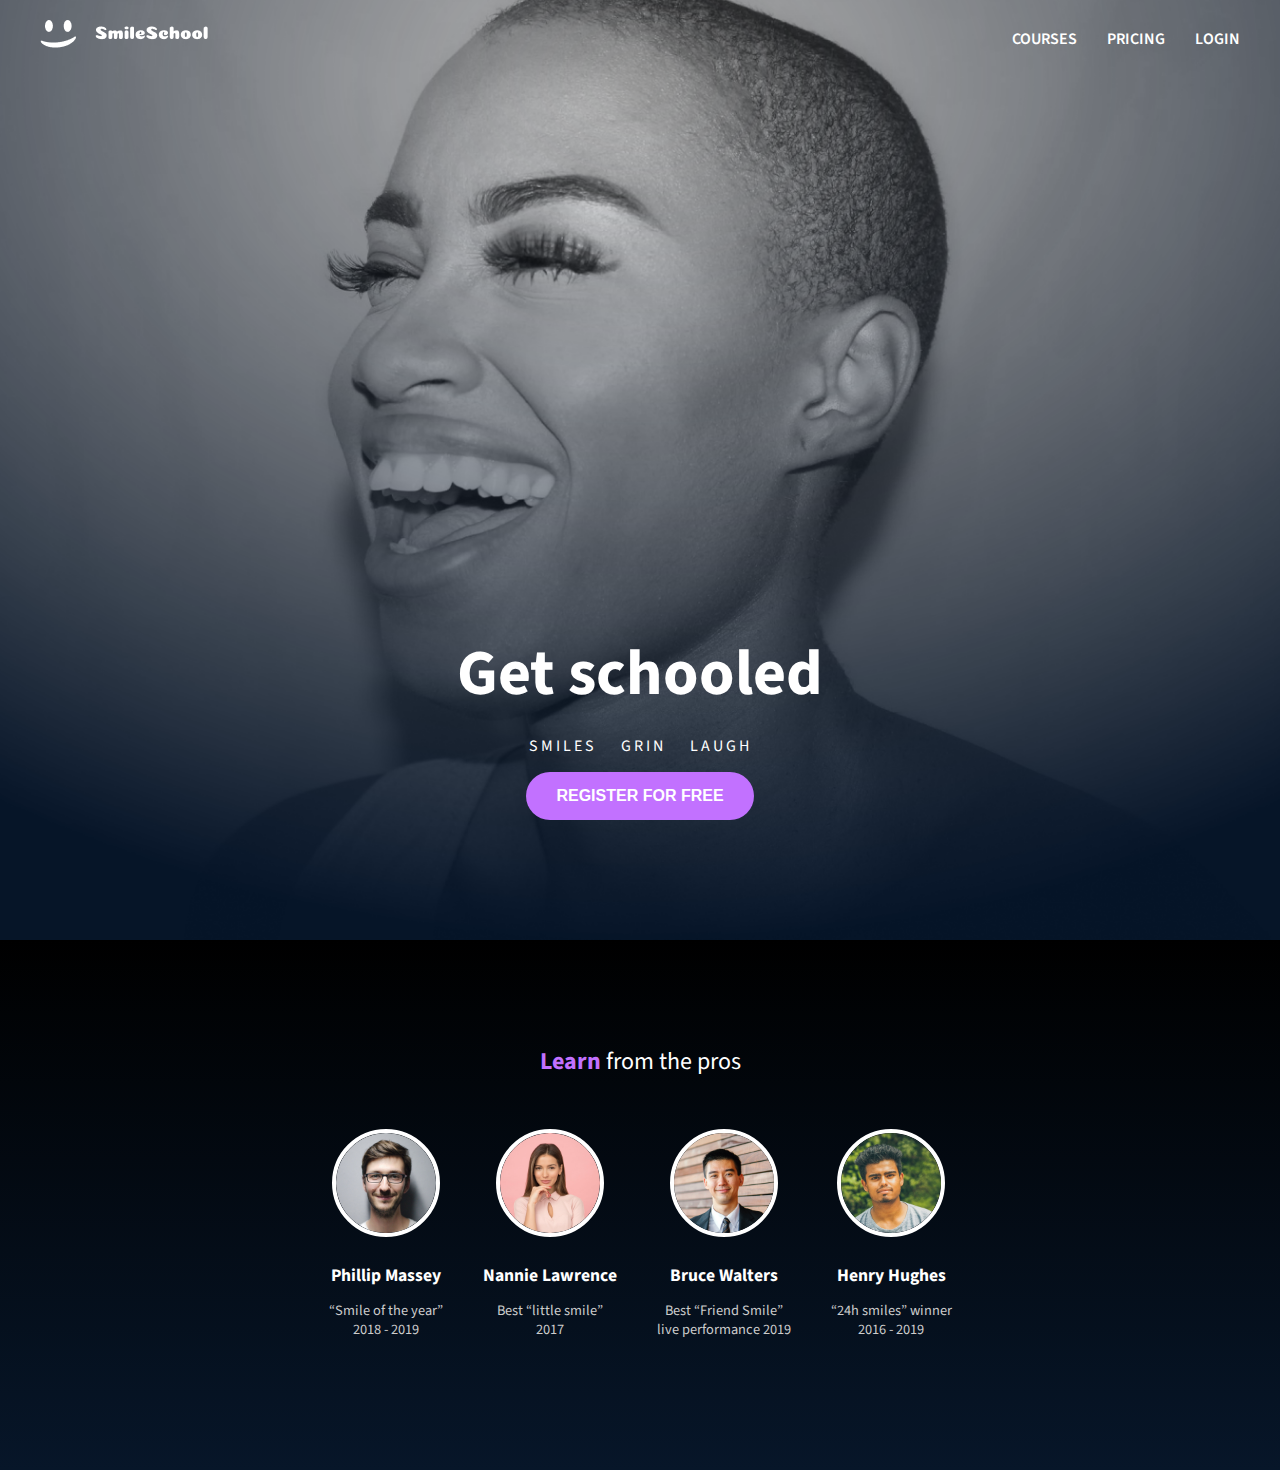
<file: css_advanced/index.html>
<!DOCTYPE html>
<html lang="en">
  <head>
    <meta charset="UTF-8" />
    <meta name="viewport" content="width=device-width, initial-scale=1.0" />
    <title>SmileSchool</title>
    <link rel="stylesheet" href="styles.css" />
    <link
      href="https://fonts.googleapis.com/css2?family=Source+Sans+Pro:wght@400;700&display=swap"
      rel="stylesheet"
    />
  </head>
  <body>
    <header class="hero">
      <nav class="nav">
        <div class="logo">
          <img src="CSS Advanced/logo.png" alt="Alternative text" />
        </div>
        <ul class="nav-links">
          <li><a href="#">COURSES</a></li>
          <li><a href="#">PRICING</a></li>
          <li><a href="#">LOGIN</a></li>
        </ul>
      </nav>
      <div class="hero-content">
        <h1>Get schooled</h1>
        <div class="hero-subtext">
          SMILES &nbsp;&nbsp; GRIN &nbsp;&nbsp; LAUGH
        </div>
        <button class="cta-button">REGISTER FOR FREE</button>
      </div>
    </header>

    <section class="pros">
      <p><span class="highlight">Learn</span> from the pros</p>
      <div class="profiles">
        <div class="profile">
          <img src="CSS Advanced/1.png" alt="Phillip Massey" />
          <h3>Phillip Massey</h3>
          <p>
            “Smile of the year” <br />
            2018 - 2019
          </p>
        </div>
        <div class="profile">
          <img src="CSS Advanced/3.png" alt="Nannie Lawrence" />
          <h3>Nannie Lawrence</h3>
          <p>
            Best “little smile” <br />
            2017
          </p>
        </div>
        <div class="profile">
          <img src="CSS Advanced/2.png" alt="Bruce Walters" />
          <h3>Bruce Walters</h3>
          <p>
            Best “Friend Smile” <br />
            live performance 2019
          </p>
        </div>
        <div class="profile">
          <img src="CSS Advanced/4.png" alt="Henry Hughes" />
          <h3>Henry Hughes</h3>
          <p>
            “24h smiles” winner <br />
            2016 - 2019
          </p>
        </div>
      </div>
    </section>
  </body>
</html>
</file>
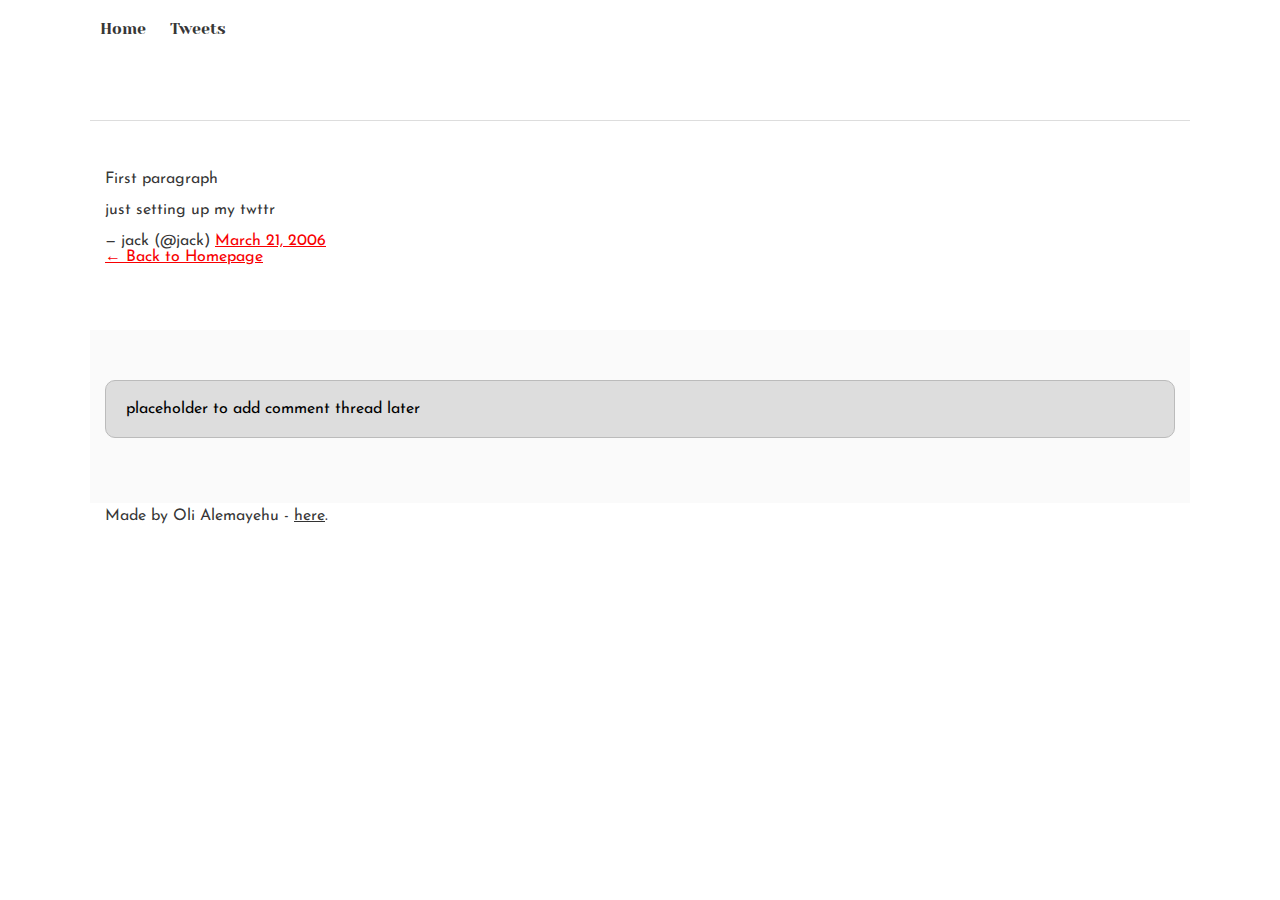
<file: tweets.html>
<!DOCTYPE html>
<html lang="en">
  <head>
    <meta charset="UTF-8" />
    <meta name="viewport" content="width=device-width, initial-scale=1.0" />
    <title>Tweets</title>
    <link href="base.css" rel="stylesheet">
<link href="styles.css" rel="stylesheet">
  </head>
  <body>
    <header>
      <ul>
        <li><a href="index.html">Home</a></li>
        <li><a href="tweets.html">Tweets</a></li>
      </ul>
    </header>

    <main>
      <article>
        <p>First paragraph</p>
        <blockquote class="twitter-tweet">
          <p lang="en" dir="ltr">just setting up my twttr</p>
          &mdash; jack (@jack)
          <a href="https://twitter.com/jack/status/20">March 21, 2006</a>
        </blockquote>
        <script async src="https://platform.twitter.com/widgets.js" charset="utf-8"></script>
        <p><a href="index.html">← Back to Homepage</a></p>
      </article>

      <aside>
        <p>placeholder to add comment thread later</p>
      </aside>
    </main>

    <footer>
      <p>Made by Oli Alemayehu - <a href="https://example.com" target="_blank">here</a>.</p>
    </footer>
  </body>
</html>
</file>
<file: css_advanced/styles.css>
/* Base styles */
body {
  margin: 0;
  font-family: "Source Sans Pro", sans-serif;
  color: white;
  background: #000;
}

a {
  text-decoration: none;
  color: white;
}

ul {
  list-style: none;
  padding: 0;
  margin: 0;
}

/* Header / Hero */
.hero {
  background: url("CSS Advanced/Object.png") center/cover no-repeat;
  height: 100vh;
  display: flex;
  flex-direction: column;
  justify-content: space-between;
  padding: 20px 40px;
}

.nav {
  display: flex;
  justify-content: space-between;
  align-items: center;
}

.logo {
  font-size: 1.2rem;
  font-weight: bold;
}

.nav-links {
  display: flex;
  gap: 30px;
  font-weight: 600;
}

.hero-content {
  text-align: center;
  margin-top: auto;
  margin-bottom: 100px;
}

.hero-content h1 {
  font-size: 4rem;
  font-weight: 700;
  margin: 0;
}

.hero-subtext {
  margin: 15px 0;
  font-size: 1rem;
  letter-spacing: 3px;
}

.cta-button {
  background: #c271ff;
  color: white;
  border: none;
  padding: 15px 30px;
  border-radius: 30px;
  font-size: 1rem;
  font-weight: bold;
  cursor: pointer;
  transition: background 0.3s ease;
}

.cta-button:hover {
  background: #a950e6;
}

/* Pros Section */
.pros {
  background: linear-gradient(to bottom, rgba(0, 0, 0, 0.8), #071629);
  text-align: center;
  padding: 80px 20px;
}

.pros p {
  font-size: 1.5rem;
  margin-bottom: 50px;
}

.pros .highlight {
  color: #c271ff;
  font-weight: bold;
}

.profiles {
  display: flex;
  justify-content: center;
  flex-wrap: wrap;
  gap: 40px;
}

.profile {
  text-align: center;
  max-width: 150px;
}

.profile img {
  width: 100px;
  height: 100px;
  border-radius: 50%;
  border: 4px solid white;
  object-fit: cover;
  margin-bottom: 10px;
}

.profile h3 {
  margin: 10px 0 5px;
  font-size: 1.1rem;
}

.profile p {
  font-size: 0.9rem;
  color: #ccc;
  line-height: 1.3;
}
.quote-section {
  background-color: #a259ff; /* purple background */
  padding: 60px 20px;
  text-align: center;
  color: white;
}

.quote-container {
  max-width: 800px;
  margin: 0 auto;
}

.quote-avatar {
  width: 100px;
  height: 100px;
  border-radius: 50%;
  object-fit: cover;
  margin-bottom: 20px;
}

.quote-text {
  font-size: 1.2rem;
  font-weight: 400;
  line-height: 1.6;
  margin-bottom: 15px;
}

.quote-name {
  font-weight: 700;
  font-size: 1rem;
}

.quote-title {
  font-style: italic;
  font-size: 0.9rem;
  color: rgba(255, 255, 255, 0.8);
}
.videos-section {
  padding: 80px 20px;
  background: #fff;
  text-align: center;
}

.videos-section h2 {
  font-size: 2rem;
  font-weight: 700;
  margin-bottom: 40px;
}

.videos-section .highlight {
  color: #a259ff;
}

.videos-grid {
  display: grid;
  grid-template-columns: repeat(auto-fit, minmax(250px, 1fr));
  gap: 30px;
  max-width: 1200px;
  margin: 0 auto;
}

.video-card {
  background-color: #fff;
  border-radius: 10px;
  box-shadow: 0 8px 20px rgba(0, 0, 0, 0.05);
  padding: 20px;
  text-align: left;
}

.video-thumbnail {
  position: relative;
  border-radius: 10px;
  overflow: hidden;
}

.video-thumbnail img {
  width: 100%;
  height: auto;
  display: block;
}

.play-button {
  position: absolute;
  top: 50%;
  left: 50%;
  transform: translate(-50%, -50%);
  font-size: 2rem;
  color: white;
  background-color: rgba(162, 89, 255, 0.8);
  padding: 10px 14px;
  border-radius: 50%;
  cursor: pointer;
}

.video-card h3 {
  font-size: 1.1rem;
  font-weight: 600;
  margin: 15px 0 10px;
}

.video-card p {
  font-size: 0.9rem;
  color: #777;
  margin-bottom: 20px;
}

.video-footer {
  display: flex;
  justify-content: space-between;
  align-items: center;
}

.author {
  display: flex;
  align-items: center;
}

.author img {
  width: 30px;
  height: 30px;
  border-radius: 50%;
  margin-right: 10px;
}

.info {
  text-align: right;
}

.stars {
  color: #a259ff;
  font-size: 1rem;
}

.duration {
  font-size: 0.85rem;
  color: #555;
}
.membership-section {
  background-color: #071629;
  color: white;
  text-align: center;
  padding: 80px 20px;
}

.membership-section h2 {
  font-size: 2rem;
  margin-bottom: 50px;
}

.membership-section .highlight {
  color: #c271ff;
  font-weight: 700;
}

.membership-features {
  display: flex;
  flex-wrap: wrap;
  justify-content: center;
  gap: 40px;
  margin-bottom: 40px;
}

.feature {
  max-width: 200px;
}

.feature img {
  width: 60px;
  margin-bottom: 20px;
}

.feature h3 {
  font-size: 1rem;
  margin-bottom: 10px;
  font-weight: 600;
}

.feature p {
  font-size: 0.9rem;
  color: rgba(255, 255, 255, 0.8);
}

/* Alternate button style for this section */
.cta-button.alt {
  background: linear-gradient(to right, #c271ff, #a259ff);
  font-weight: 600;
}
.faq-section {
  background-color: white;
  padding: 80px 20px;
  text-align: center;
  color: #071629;
}

.faq-section h2 {
  font-size: 2rem;
  font-weight: 300;
  letter-spacing: 2px;
  margin-bottom: 60px;
}

.faq-grid {
  display: grid;
  grid-template-columns: repeat(auto-fit, minmax(300px, 1fr));
  gap: 50px;
  max-width: 1000px;
  margin: 0 auto;
  text-align: left;
}

.faq-item h3 {
  font-weight: 700;
  font-size: 1rem;
  margin-bottom: 10px;
}

.faq-item p {
  font-size: 0.95rem;
  line-height: 1.6;
  color: #4a4a4a;
}
.footer {
  background-color: #071629;
  padding: 40px 20px;
  color: #ffffff;
  text-align: center;
}

.footer-content {
  max-width: 1000px;
  margin: 0 auto 20px;
  display: flex;
  justify-content: space-between;
  align-items: center;
  flex-wrap: wrap;
}

.footer-logo {
  width: 160px;
}

.footer-right a {
  margin: 0 10px;
  display: inline-block;
}

.footer-right img {
  width: 30px;
  height: 30px;
}

.footer-copy {
  font-size: 0.875rem;
  color: rgba(255, 255, 255, 0.5);
}
.footer-right a {
  color: white;
  margin-left: 20px;
  font-size: 20px;
  text-decoration: none;
}

.footer-right a:hover {
  color: #c271ff;
}
</file>
<file: base.css>
/* Importing webfonts */
/* (If you're learning CSS, you should disregard that) */

@import url(https://fonts.googleapis.com/css?family=Yeseva+One);
@import url(https://fonts.googleapis.com/css?family=Josefin+Sans:400,700,700italic,400italic);


/* CSS reset rules */

html, body {
	height: 100%;
	min-height: 100%;
}
html, body, div, span, applet, object, iframe,
h1, h2, h3, h4, h5, h6, p, blockquote, pre,
a, abbr, acronym, address, big, cite, code,
del, dfn, img, ins, kbd, q, s, samp,
small, strike, sub, sup, tt, var,
b, u, i, center,
dl, dt, dd,
fieldset, form, label, legend,
table, caption, tbody, tfoot, thead, tr, th, td,
article, aside, canvas, details, embed, 
figure, figcaption, footer, header, hgroup, 
menu, nav, output, ruby, section, summary,
time, mark, audio, video {
	margin: 0;
	padding: 0;
	border: 0;
	font-size: 100%;
	font: inherit;
	vertical-align: baseline;
}
/* HTML5 display-role reset for older browsers */
article, aside, details, figcaption, figure, 
footer, header, hgroup, menu, nav, section {
	display: block;
}
body {
	line-height: 1;
}
blockquote, q {
	quotes: none;
}
blockquote:before, blockquote:after,
q:before, q:after {
	content: '';
	content: none;
}
table {
	border-collapse: collapse;
	border-spacing: 0;
}


/* Fonts and colors */

body {
	font-family: 'Josefin Sans', serif;
	color: rgba(0, 0, 0, 0.8);
}
h1, h2, h3, h4, h5, h6, header {
	font-family: 'Yeseva One', sans-serif;
}
article {
}
header {
	border-bottom: 1px solid rgb(221,221,221);
	transition: border-bottom-color 1s ease;
}
header a {
	color: rgba(0, 0, 0, 0.8);
}
aside {
	background: #FAFAFA;
}
aside p {
	border: 1px solid #bbb;
	background: #ddd;
	color: black;
}
footer a {
	color: rgba(0, 0, 0, 0.8);
}
a {
	color: #F80002;
}


/* Positioning and margins */

@media (min-width: 1100px) {
	body {
		width: 1100px;
		margin: 0 auto;
	}
}

article {
	padding: 50px 15px;
}
article > *:first-child {
	margin-top: 0;
}
aside {
	padding: 50px 15px;
}
header .right {
	float: right;
	margin: 0 10px 15px;
}


/* Header */
header {
	padding: 20px 0;
	height: 80px;
}
header ul {
	list-style: none;
	margin: 0;
	padding: 0;
}
header li {
	display: inline;
	vertical-align:middle;
}
header li:first-child {
	margin: 0;
}
header li a {
	margin: 0 10px;
}
header li.logo {
	font-size: 36px;
}
header a {
	text-decoration: none;
}


/* Aside */

aside p {
	border-radius: 10px;
	padding: 20px 20px;
}


/* Footer */

footer {
	padding: 5px 15px;
	height: 80px;
}


/* Text styles and margins */

p {
	margin-bottom: 15px;
}
h1 {
	font-size: 36px;
	margin: 40px 0 20px;
}
h2 {
	font-size: 32px;
	margin: 30px 0 15px;
}
h3 {
	font-size: 28px;
	margin: 25px 0 10px;
}
h4 {
	font-size: 20px;
	font-weight: bold;
	margin: 20px 0 10px;
}
h5 {
	font-size: 18px;
	font-weight: bold;
	margin: 15px 0 10px;
}
h6 {
	font-weight: bold;
	margin: 5px 0;
}

@media (max-width: 800px) {
  body.works_on_smartphone {
  	display: block;
  }
  body.works_on_smartphone main {
  	display: block;
  }
  header .right {
  	float: none;
  }
}
</file>
<file: styles.css>

</file>
